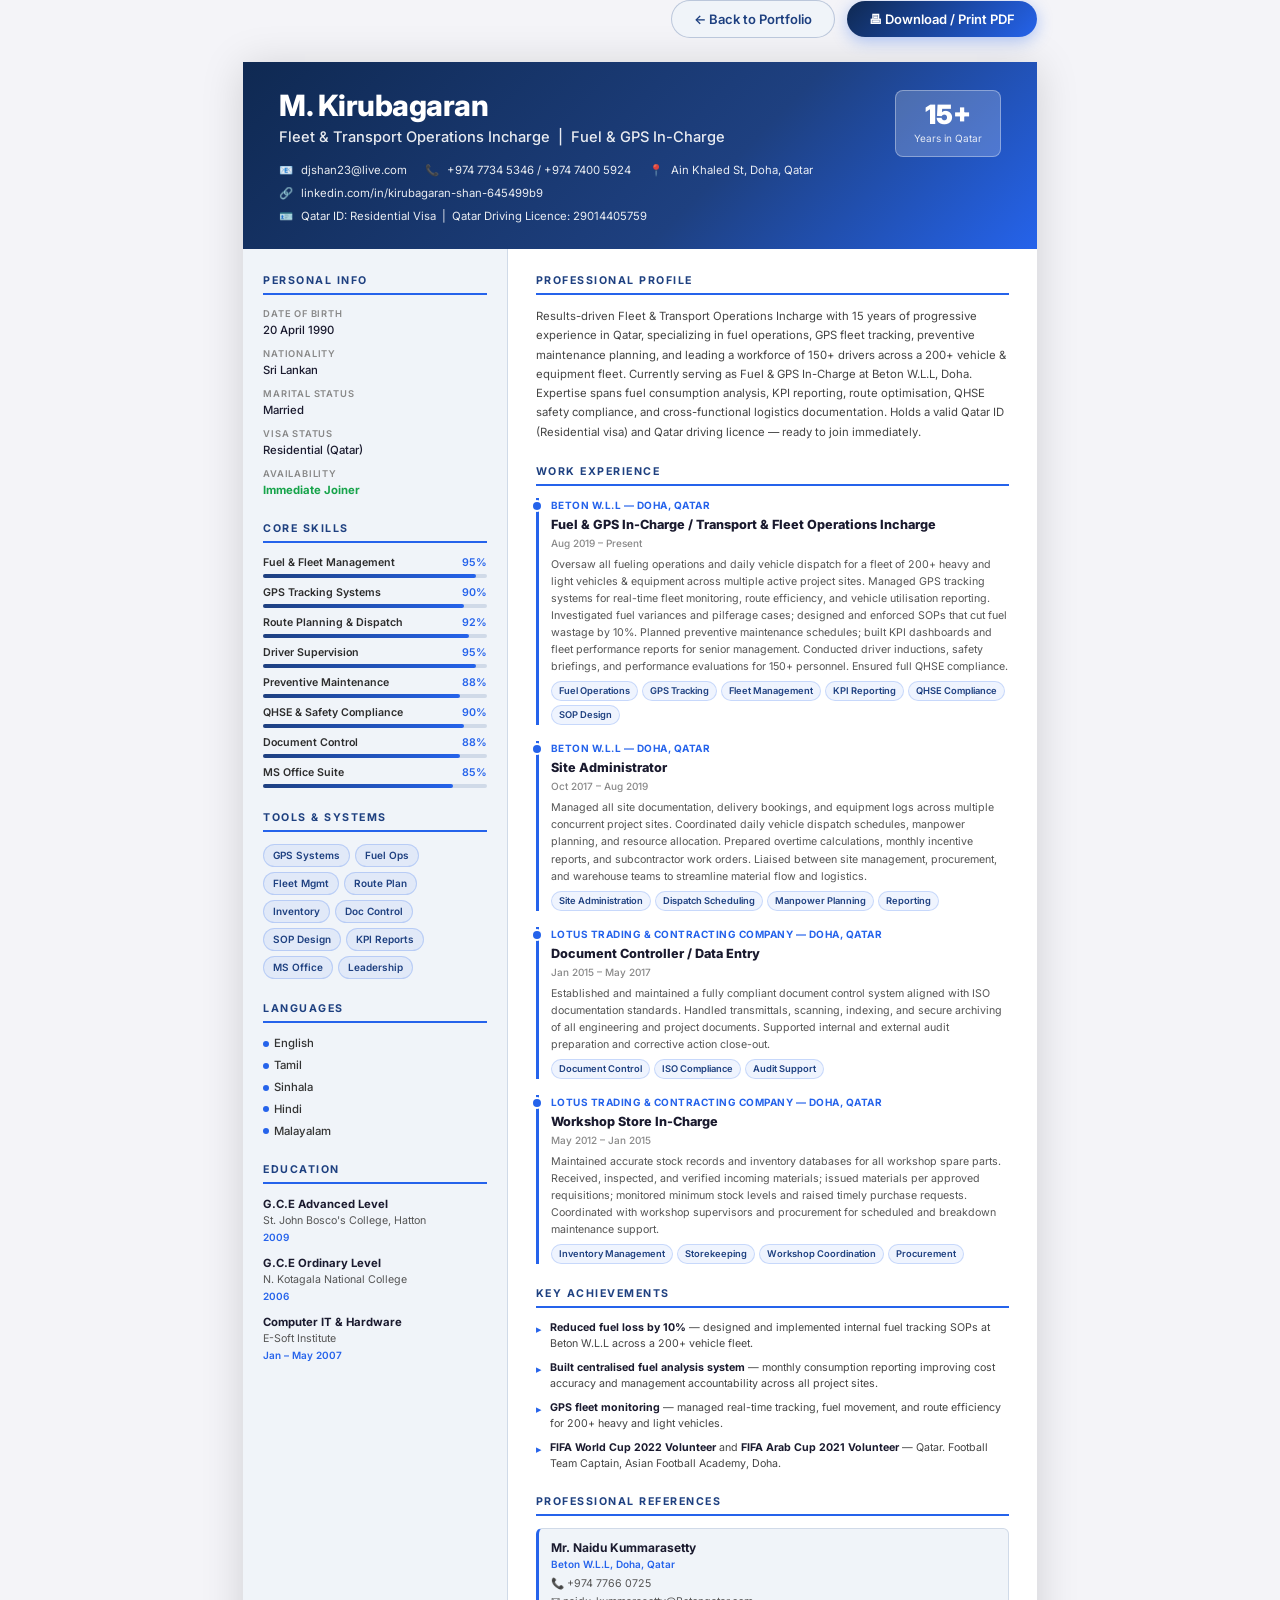
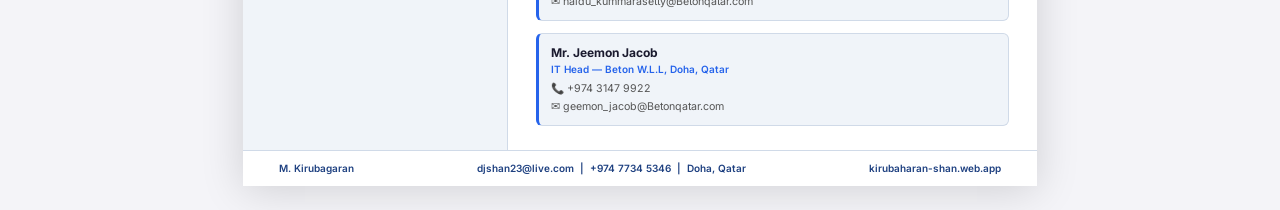
<file: cv.html>
<!DOCTYPE html>
<html lang="en">
<head>
  <meta charset="UTF-8" />
  <meta name="viewport" content="width=device-width, initial-scale=1.0" />
  <title>CV — M. Kirubagaran | Fleet & Transport Operations Incharge</title>
  <link href="https://fonts.googleapis.com/css2?family=Inter:wght@300;400;500;600;700;800&display=swap" rel="stylesheet" />
  <style>
    /* ---- RESET ---- */
    *, *::before, *::after { box-sizing: border-box; margin: 0; padding: 0; }
    html { font-size: 10pt; }

    body {
      font-family: 'Inter', sans-serif;
      background: #f4f4f8;
      color: #1a1a2e;
      line-height: 1.5;
    }

    /* ---- PAGE WRAPPER ---- */
    .cv-page {
      width: 210mm;
      min-height: 297mm;
      margin: 24px auto;
      background: #fff;
      box-shadow: 0 4px 40px rgba(0,0,0,0.15);
      display: flex;
      flex-direction: column;
    }

    /* ---- HEADER ---- */
    .cv-header {
      background: linear-gradient(135deg, #0f2952 0%, #1e4080 60%, #2563eb 100%);
      color: #fff;
      padding: 28px 36px 24px;
      display: flex;
      align-items: flex-start;
      gap: 28px;
    }
    .cv-header-text { flex: 1; }
    .cv-name {
      font-size: 22pt;
      font-weight: 800;
      letter-spacing: -0.5px;
      line-height: 1.1;
      margin-bottom: 4px;
    }
    .cv-role {
      font-size: 11pt;
      font-weight: 500;
      opacity: 0.9;
      margin-bottom: 14px;
    }
    .cv-contacts {
      display: flex;
      flex-wrap: wrap;
      gap: 6px 18px;
      font-size: 8.5pt;
    }
    .cv-contacts span {
      display: flex; align-items: center; gap: 5px; opacity: 0.9;
    }
    .cv-contacts span::before { content: attr(data-icon); font-style: normal; }
    .cv-badge {
      background: rgba(255,255,255,0.2);
      border: 1px solid rgba(255,255,255,0.35);
      border-radius: 8px;
      padding: 10px 18px;
      text-align: center;
      min-width: 100px;
      flex-shrink: 0;
    }
    .cv-badge-num { font-size: 20pt; font-weight: 900; line-height: 1; }
    .cv-badge-label { font-size: 7.5pt; opacity: 0.85; margin-top: 3px; }

    /* ---- BODY ---- */
    .cv-body {
      display: grid;
      grid-template-columns: 1fr 2fr;
      flex: 1;
    }

    /* ---- SIDEBAR ---- */
    .cv-sidebar {
      background: #f0f4f9;
      border-right: 1px solid #d0dae8;
      padding: 24px 20px;
      display: flex;
      flex-direction: column;
      gap: 22px;
    }

    /* ---- MAIN ---- */
    .cv-main {
      padding: 24px 28px;
      display: flex;
      flex-direction: column;
      gap: 22px;
    }

    /* ---- SECTION TITLE ---- */
    .sec-title {
      font-size: 8pt;
      font-weight: 700;
      color: #1e4080;
      text-transform: uppercase;
      letter-spacing: 1.5px;
      border-bottom: 2px solid #2563eb;
      padding-bottom: 4px;
      margin-bottom: 12px;
    }

    /* ---- ABOUT ---- */
    .about-text { font-size: 8.5pt; color: #444; line-height: 1.7; }

    /* ---- INFO LIST ---- */
    .info-list { display: flex; flex-direction: column; gap: 8px; }
    .info-row { display: flex; flex-direction: column; gap: 1px; }
    .info-lbl { font-size: 7pt; color: #888; text-transform: uppercase; letter-spacing: 0.8px; font-weight: 600; }
    .info-val { font-size: 8.5pt; color: #1a1a2e; font-weight: 500; }
    .info-val.green { color: #16a34a; font-weight: 700; }

    /* ---- SKILLS LIST ---- */
    .skills-list { display: flex; flex-direction: column; gap: 7px; }
    .skill-row { }
    .skill-top { display: flex; justify-content: space-between; font-size: 8pt; font-weight: 600; color: #2d2d2d; margin-bottom: 3px; }
    .skill-pct { color: #2563eb; }
    .skill-bar { height: 4px; background: #d0dae8; border-radius: 2px; }
    .skill-fill { height: 100%; background: linear-gradient(90deg, #1e4080, #2563eb); border-radius: 2px; }

    /* ---- TOOLS GRID ---- */
    .tools-grid { display: flex; flex-wrap: wrap; gap: 5px; }
    .tool-pill {
      font-size: 7.5pt; font-weight: 600;
      padding: 3px 9px;
      background: rgba(37,99,235,0.07);
      border: 1px solid rgba(37,99,235,0.22);
      border-radius: 50px;
      color: #1e4080;
    }

    /* ---- LANGUAGES ---- */
    .lang-list { display: flex; flex-direction: column; gap: 5px; }
    .lang-item { display: flex; align-items: center; gap: 5px; font-size: 8.5pt; color: #333; font-weight: 500; }
    .lang-dot { width: 6px; height: 6px; border-radius: 50%; background: #2563eb; flex-shrink: 0; }

    /* ---- EDUCATION ---- */
    .edu-list { display: flex; flex-direction: column; gap: 10px; }
    .edu-item { }
    .edu-degree { font-size: 8.5pt; font-weight: 700; color: #1a1a2e; }
    .edu-school { font-size: 8pt; color: #555; }
    .edu-year { font-size: 7.5pt; color: #2563eb; font-weight: 600; margin-top: 1px; }

    /* ---- EXPERIENCE ---- */
    .exp-list { display: flex; flex-direction: column; gap: 16px; }
    .exp-item { border-left: 3px solid #2563eb; padding-left: 12px; position: relative; }
    .exp-dot {
      width: 8px; height: 8px; border-radius: 50%;
      background: #2563eb; position: absolute;
      left: -5.5px; top: 4px;
      box-shadow: 0 0 0 2px #fff;
    }
    .exp-company { font-size: 7.5pt; color: #2563eb; font-weight: 700; text-transform: uppercase; letter-spacing: 0.5px; }
    .exp-role { font-size: 9.5pt; font-weight: 800; color: #1a1a2e; margin: 2px 0; }
    .exp-period { font-size: 7.5pt; color: #888; font-weight: 500; margin-bottom: 5px; }
    .exp-desc { font-size: 8pt; color: #555; line-height: 1.6; margin-bottom: 6px; }
    .exp-tags { display: flex; flex-wrap: wrap; gap: 4px; }
    .exp-tag {
      font-size: 7pt; font-weight: 600; padding: 2px 7px;
      background: rgba(37,99,235,0.07);
      border: 1px solid rgba(37,99,235,0.2);
      border-radius: 50px; color: #1e4080;
    }

    /* ---- ACHIEVEMENTS ---- */
    .ach-list { display: flex; flex-direction: column; gap: 8px; }
    .ach-item { display: flex; gap: 8px; align-items: flex-start; }
    .ach-icon { color: #2563eb; font-size: 8pt; margin-top: 2px; flex-shrink: 0; }
    .ach-text { font-size: 8pt; color: #444; line-height: 1.5; }
    .ach-text strong { color: #1a1a2e; }

    /* ---- REFERENCE ---- */
    .ref-list { display: flex; flex-direction: column; gap: 12px; }
    .ref-item { background: #f0f4f9; border: 1px solid #d0dae8; border-radius: 6px; padding: 10px 12px; border-left: 3px solid #2563eb; }
    .ref-name { font-size: 9pt; font-weight: 700; color: #1a1a2e; }
    .ref-role { font-size: 7.5pt; color: #2563eb; font-weight: 600; margin-bottom: 4px; }
    .ref-contact { font-size: 8pt; color: #555; display: flex; flex-direction: column; gap: 2px; }

    /* ---- FOOTER ---- */
    .cv-footer {
      border-top: 1px solid #d0dae8;
      padding: 10px 36px;
      text-align: center;
      font-size: 7.5pt;
      color: #aaa;
      display: flex; justify-content: space-between; align-items: center;
    }
    .cv-footer span { color: #1e4080; font-weight: 600; }

    /* ---- PRINT BUTTON (screen only) ---- */
    .print-bar {
      width: 210mm; margin: 0 auto 12px;
      display: flex; gap: 12px; justify-content: flex-end; align-items: center;
    }
    .btn-print, .btn-back {
      padding: 10px 22px; border-radius: 50px;
      font-family: 'Inter', sans-serif; font-size: 13px; font-weight: 600;
      cursor: pointer; border: none; transition: all 0.3s;
    }
    .btn-print {
      background: linear-gradient(135deg, #0f2952, #2563eb);
      color: #fff; box-shadow: 0 4px 16px rgba(37,99,235,0.35);
    }
    .btn-print:hover { transform: translateY(-2px); box-shadow: 0 8px 24px rgba(37,99,235,0.5); }
    .btn-back {
      background: #f0f4f9; color: #1e4080;
      border: 1.5px solid rgba(30,64,128,0.25);
    }
    .btn-back:hover { background: rgba(37,99,235,0.08); }

    /* ---- PRINT STYLES ---- */
    @media print {
      body { background: #fff; }
      .print-bar { display: none; }
      .cv-page { margin: 0; box-shadow: none; width: 100%; }
      @page { size: A4; margin: 0; }
    }

    @media (max-width: 700px) {
      .cv-page { width: 100%; margin: 0; }
      .print-bar { width: 100%; padding: 12px; }
      .cv-body { grid-template-columns: 1fr; }
      .cv-header { flex-direction: column; gap: 14px; }
      .cv-badge { align-self: flex-start; }
      .cv-sidebar { border-right: none; border-bottom: 1px solid #e4e0f8; }
    }
  </style>
</head>
<body>

  <!-- Print / Back Bar -->
  <div class="print-bar">
    <button class="btn-back" onclick="window.history.back()">&#8592; Back to Portfolio</button>
    <button class="btn-print" onclick="window.print()">&#128438; Download / Print PDF</button>
  </div>

  <div class="cv-page">

    <!-- HEADER -->
    <div class="cv-header">
      <div class="cv-header-text">
        <div class="cv-name">M. Kirubagaran</div>
        <div class="cv-role">Fleet &amp; Transport Operations Incharge &nbsp;|&nbsp; Fuel &amp; GPS In-Charge</div>
        <div class="cv-contacts">
          <span data-icon="📧">&nbsp;djshan23@live.com</span>
          <span data-icon="📞">&nbsp;+974 7734 5346 / +974 7400 5924</span>
          <span data-icon="📍">&nbsp;Ain Khaled St, Doha, Qatar</span>
          <span data-icon="🔗">&nbsp;linkedin.com/in/kirubagaran-shan-645499b9</span>
          <span data-icon="🪪">&nbsp;Qatar ID: Residential Visa &nbsp;|&nbsp; Qatar Driving Licence: 29014405759</span>
        </div>
      </div>
      <div class="cv-badge">
        <div class="cv-badge-num">15+</div>
        <div class="cv-badge-label">Years in Qatar</div>
      </div>
    </div>

    <!-- BODY -->
    <div class="cv-body">

      <!-- SIDEBAR -->
      <div class="cv-sidebar">

        <!-- Personal Info -->
        <div>
          <div class="sec-title">Personal Info</div>
          <div class="info-list">
            <div class="info-row">
              <span class="info-lbl">Date of Birth</span>
              <span class="info-val">20 April 1990</span>
            </div>
            <div class="info-row">
              <span class="info-lbl">Nationality</span>
              <span class="info-val">Sri Lankan</span>
            </div>
            <div class="info-row">
              <span class="info-lbl">Marital Status</span>
              <span class="info-val">Married</span>
            </div>
            <div class="info-row">
              <span class="info-lbl">Visa Status</span>
              <span class="info-val">Residential (Qatar)</span>
            </div>
            <div class="info-row">
              <span class="info-lbl">Availability</span>
              <span class="info-val green">Immediate Joiner</span>
            </div>
          </div>
        </div>

        <!-- Core Skills -->
        <div>
          <div class="sec-title">Core Skills</div>
          <div class="skills-list">
            <div class="skill-row">
              <div class="skill-top"><span>Fuel &amp; Fleet Management</span><span class="skill-pct">95%</span></div>
              <div class="skill-bar"><div class="skill-fill" style="width:95%"></div></div>
            </div>
            <div class="skill-row">
              <div class="skill-top"><span>GPS Tracking Systems</span><span class="skill-pct">90%</span></div>
              <div class="skill-bar"><div class="skill-fill" style="width:90%"></div></div>
            </div>
            <div class="skill-row">
              <div class="skill-top"><span>Route Planning &amp; Dispatch</span><span class="skill-pct">92%</span></div>
              <div class="skill-bar"><div class="skill-fill" style="width:92%"></div></div>
            </div>
            <div class="skill-row">
              <div class="skill-top"><span>Driver Supervision</span><span class="skill-pct">95%</span></div>
              <div class="skill-bar"><div class="skill-fill" style="width:95%"></div></div>
            </div>
            <div class="skill-row">
              <div class="skill-top"><span>Preventive Maintenance</span><span class="skill-pct">88%</span></div>
              <div class="skill-bar"><div class="skill-fill" style="width:88%"></div></div>
            </div>
            <div class="skill-row">
              <div class="skill-top"><span>QHSE &amp; Safety Compliance</span><span class="skill-pct">90%</span></div>
              <div class="skill-bar"><div class="skill-fill" style="width:90%"></div></div>
            </div>
            <div class="skill-row">
              <div class="skill-top"><span>Document Control</span><span class="skill-pct">88%</span></div>
              <div class="skill-bar"><div class="skill-fill" style="width:88%"></div></div>
            </div>
            <div class="skill-row">
              <div class="skill-top"><span>MS Office Suite</span><span class="skill-pct">85%</span></div>
              <div class="skill-bar"><div class="skill-fill" style="width:85%"></div></div>
            </div>
          </div>
        </div>

        <!-- Tools -->
        <div>
          <div class="sec-title">Tools &amp; Systems</div>
          <div class="tools-grid">
            <span class="tool-pill">GPS Systems</span>
            <span class="tool-pill">Fuel Ops</span>
            <span class="tool-pill">Fleet Mgmt</span>
            <span class="tool-pill">Route Plan</span>
            <span class="tool-pill">Inventory</span>
            <span class="tool-pill">Doc Control</span>
            <span class="tool-pill">SOP Design</span>
            <span class="tool-pill">KPI Reports</span>
            <span class="tool-pill">MS Office</span>
            <span class="tool-pill">Leadership</span>
          </div>
        </div>

        <!-- Languages -->
        <div>
          <div class="sec-title">Languages</div>
          <div class="lang-list">
            <div class="lang-item"><span class="lang-dot"></span>English</div>
            <div class="lang-item"><span class="lang-dot"></span>Tamil</div>
            <div class="lang-item"><span class="lang-dot"></span>Sinhala</div>
            <div class="lang-item"><span class="lang-dot"></span>Hindi</div>
            <div class="lang-item"><span class="lang-dot"></span>Malayalam</div>
          </div>
        </div>

        <!-- Education -->
        <div>
          <div class="sec-title">Education</div>
          <div class="edu-list">
            <div class="edu-item">
              <div class="edu-degree">G.C.E Advanced Level</div>
              <div class="edu-school">St. John Bosco's College, Hatton</div>
              <div class="edu-year">2009</div>
            </div>
            <div class="edu-item">
              <div class="edu-degree">G.C.E Ordinary Level</div>
              <div class="edu-school">N. Kotagala National College</div>
              <div class="edu-year">2006</div>
            </div>
            <div class="edu-item">
              <div class="edu-degree">Computer IT &amp; Hardware</div>
              <div class="edu-school">E-Soft Institute</div>
              <div class="edu-year">Jan – May 2007</div>
            </div>
          </div>
        </div>

      </div>

      <!-- MAIN -->
      <div class="cv-main">

        <!-- Profile -->
        <div>
          <div class="sec-title">Professional Profile</div>
          <p class="about-text">Results-driven Fleet &amp; Transport Operations Incharge with 15 years of progressive experience in Qatar, specializing in fuel operations, GPS fleet tracking, preventive maintenance planning, and leading a workforce of 150+ drivers across a 200+ vehicle &amp; equipment fleet. Currently serving as Fuel &amp; GPS In-Charge at Beton W.L.L, Doha. Expertise spans fuel consumption analysis, KPI reporting, route optimisation, QHSE safety compliance, and cross-functional logistics documentation. Holds a valid Qatar ID (Residential visa) and Qatar driving licence — ready to join immediately.</p>
        </div>

        <!-- Experience -->
        <div>
          <div class="sec-title">Work Experience</div>
          <div class="exp-list">

            <div class="exp-item">
              <div class="exp-dot"></div>
              <div class="exp-company">Beton W.L.L — Doha, Qatar</div>
              <div class="exp-role">Fuel &amp; GPS In-Charge / Transport &amp; Fleet Operations Incharge</div>
              <div class="exp-period">Aug 2019 – Present</div>
              <div class="exp-desc">Oversaw all fueling operations and daily vehicle dispatch for a fleet of 200+ heavy and light vehicles &amp; equipment across multiple active project sites. Managed GPS tracking systems for real-time fleet monitoring, route efficiency, and vehicle utilisation reporting. Investigated fuel variances and pilferage cases; designed and enforced SOPs that cut fuel wastage by 10%. Planned preventive maintenance schedules; built KPI dashboards and fleet performance reports for senior management. Conducted driver inductions, safety briefings, and performance evaluations for 150+ personnel. Ensured full QHSE compliance.</div>
              <div class="exp-tags">
                <span class="exp-tag">Fuel Operations</span>
                <span class="exp-tag">GPS Tracking</span>
                <span class="exp-tag">Fleet Management</span>
                <span class="exp-tag">KPI Reporting</span>
                <span class="exp-tag">QHSE Compliance</span>
                <span class="exp-tag">SOP Design</span>
              </div>
            </div>

            <div class="exp-item">
              <div class="exp-dot"></div>
              <div class="exp-company">Beton W.L.L — Doha, Qatar</div>
              <div class="exp-role">Site Administrator</div>
              <div class="exp-period">Oct 2017 – Aug 2019</div>
              <div class="exp-desc">Managed all site documentation, delivery bookings, and equipment logs across multiple concurrent project sites. Coordinated daily vehicle dispatch schedules, manpower planning, and resource allocation. Prepared overtime calculations, monthly incentive reports, and subcontractor work orders. Liaised between site management, procurement, and warehouse teams to streamline material flow and logistics.</div>
              <div class="exp-tags">
                <span class="exp-tag">Site Administration</span>
                <span class="exp-tag">Dispatch Scheduling</span>
                <span class="exp-tag">Manpower Planning</span>
                <span class="exp-tag">Reporting</span>
              </div>
            </div>

            <div class="exp-item">
              <div class="exp-dot"></div>
              <div class="exp-company">Lotus Trading &amp; Contracting Company — Doha, Qatar</div>
              <div class="exp-role">Document Controller / Data Entry</div>
              <div class="exp-period">Jan 2015 – May 2017</div>
              <div class="exp-desc">Established and maintained a fully compliant document control system aligned with ISO documentation standards. Handled transmittals, scanning, indexing, and secure archiving of all engineering and project documents. Supported internal and external audit preparation and corrective action close-out.</div>
              <div class="exp-tags">
                <span class="exp-tag">Document Control</span>
                <span class="exp-tag">ISO Compliance</span>
                <span class="exp-tag">Audit Support</span>
              </div>
            </div>

            <div class="exp-item">
              <div class="exp-dot"></div>
              <div class="exp-company">Lotus Trading &amp; Contracting Company — Doha, Qatar</div>
              <div class="exp-role">Workshop Store In-Charge</div>
              <div class="exp-period">May 2012 – Jan 2015</div>
              <div class="exp-desc">Maintained accurate stock records and inventory databases for all workshop spare parts. Received, inspected, and verified incoming materials; issued materials per approved requisitions; monitored minimum stock levels and raised timely purchase requests. Coordinated with workshop supervisors and procurement for scheduled and breakdown maintenance support.</div>
              <div class="exp-tags">
                <span class="exp-tag">Inventory Management</span>
                <span class="exp-tag">Storekeeping</span>
                <span class="exp-tag">Workshop Coordination</span>
                <span class="exp-tag">Procurement</span>
              </div>
            </div>

          </div>
        </div>

        <!-- Key Achievements -->
        <div>
          <div class="sec-title">Key Achievements</div>
          <div class="ach-list">
            <div class="ach-item">
              <span class="ach-icon">▸</span>
              <span class="ach-text"><strong>Reduced fuel loss by 10%</strong> — designed and implemented internal fuel tracking SOPs at Beton W.L.L across a 200+ vehicle fleet.</span>
            </div>
            <div class="ach-item">
              <span class="ach-icon">▸</span>
              <span class="ach-text"><strong>Built centralised fuel analysis system</strong> — monthly consumption reporting improving cost accuracy and management accountability across all project sites.</span>
            </div>
            <div class="ach-item">
              <span class="ach-icon">▸</span>
              <span class="ach-text"><strong>GPS fleet monitoring</strong> — managed real-time tracking, fuel movement, and route efficiency for 200+ heavy and light vehicles.</span>
            </div>
            <div class="ach-item">
              <span class="ach-icon">▸</span>
              <span class="ach-text"><strong>FIFA World Cup 2022 Volunteer</strong> and <strong>FIFA Arab Cup 2021 Volunteer</strong> — Qatar. Football Team Captain, Asian Football Academy, Doha.</span>
            </div>
          </div>
        </div>

        <!-- References -->
        <div>
          <div class="sec-title">Professional References</div>
          <div class="ref-list">
            <div class="ref-item">
              <div class="ref-name">Mr. Naidu Kummarasetty</div>
              <div class="ref-role">Beton W.L.L, Doha, Qatar</div>
              <div class="ref-contact">
                <span>📞 +974 7766 0725</span>
                <span>✉ naidu_kummarasetty@Betonqatar.com</span>
              </div>
            </div>
            <div class="ref-item">
              <div class="ref-name">Mr. Jeemon Jacob</div>
              <div class="ref-role">IT Head — Beton W.L.L, Doha, Qatar</div>
              <div class="ref-contact">
                <span>📞 +974 3147 9922</span>
                <span>✉ geemon_jacob@Betonqatar.com</span>
              </div>
            </div>
          </div>
        </div>

      </div>
    </div>

    <!-- FOOTER -->
    <div class="cv-footer">
      <span>M. Kirubagaran</span>
      <span>djshan23@live.com &nbsp;|&nbsp; +974 7734 5346 &nbsp;|&nbsp; Doha, Qatar</span>
      <span>kirubaharan-shan.web.app</span>
    </div>

  </div>

</body>
</html>
</file>
